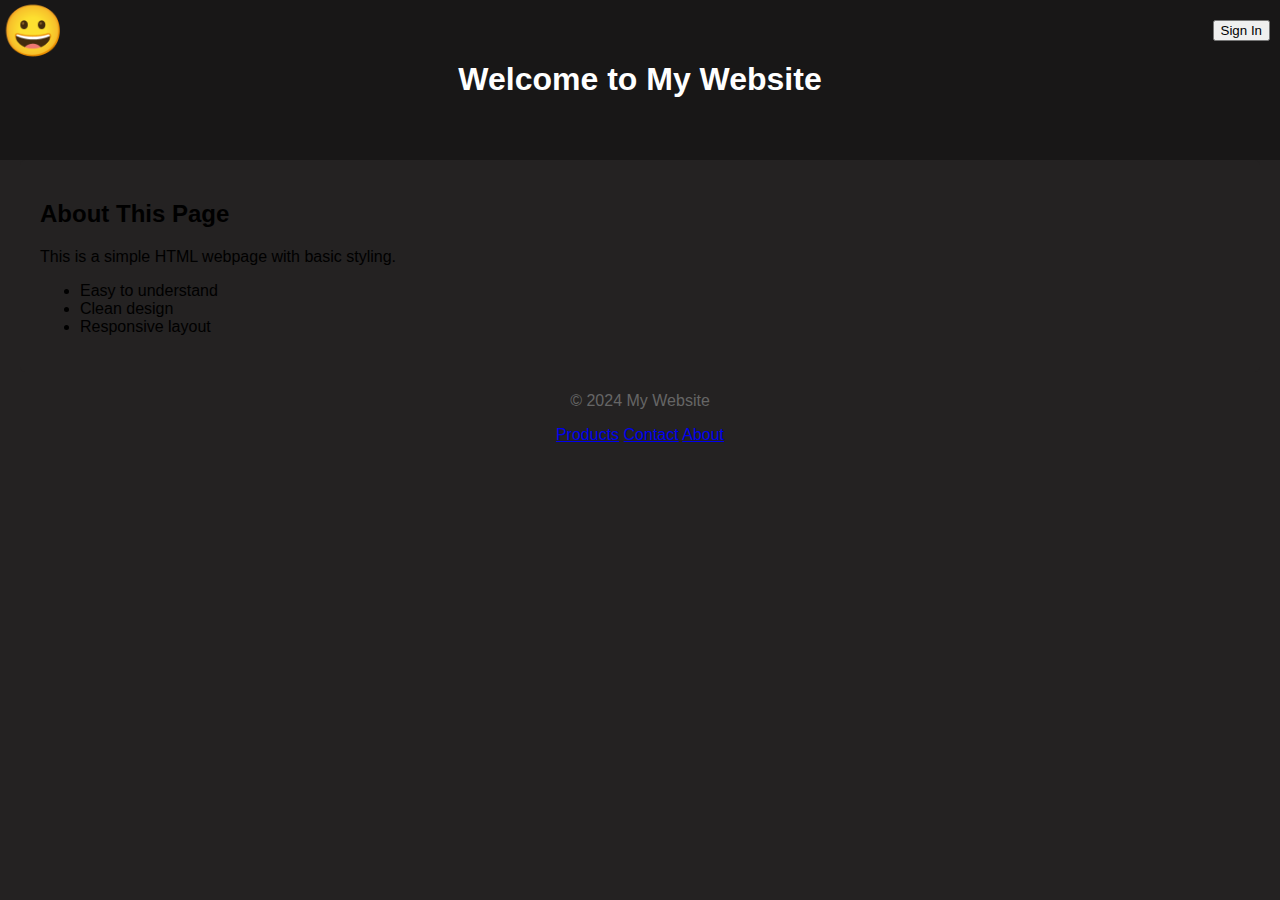
<file: 13th class/index.html>
<!DOCTYPE html>
<html lang="en">
<head>
    <meta charset="UTF-8">
    <meta name="viewport" content="width=device-width, initial-scale=1.0">
    <title>Simple Webpage</title>
    <style>
        body {
            font-family: Arial, sans-serif;
            margin: 0;
            padding: 20px;
            background-color: #242222;
        }
        header {
            background-color: #181717fb;
            color: white;
            padding: 40px;
            text-align: center;
            margin: -20px;
        }
        main {
            background-color: #242222;
            padding: 20px;
            margin-top: 20px;
            border-radius: 5px;
        }
        footer {
            text-align: center;
            margin-top: 20px;
            color: #666;
        }
        a:active {
  background-color: rgb(48, 151, 155);
  color: forestgreen;
}
    </style>
    <button onclick="location.reload();" style="position: absolute; right: 10px;">Sign In</button>
</nav>
</head>
<body>
    <header>
        <h1>Welcome to My Website</h1>
    </header>
    <main>
        <h2>About This Page</h2>
        <p>This is a simple HTML webpage with basic styling.</p>
        <ul>
            <li>Easy to understand</li>
            <li>Clean design</li>
            <li>Responsive layout</li>
        </ul>
        <!-- <i class="fa-solid fa-eye" style="color: red; font-size: 50px;"></i> -->
        <span style=" font-size: 50px; color: blue; position: absolute; top: 2px; left: 2px;">&#128512;</span>

    </main>
    <footer>
        <p>&copy; 2024 My Website</p>
        <a href="file:///C:/Users/BQ/Desktop/New%20folder/Lame-Projects/6th%20class/products.html">Products</a>
        <a href="file:///C:/Users/BQ/Desktop/New%20folder/Lame-Projects/6th%20class/contacts.html">Contact</a>
        <a href="file:///C:/Users/BQ/Desktop/New%20folder/Lame-Projects/6th%20class/about.html">About</a>
    </footer>
    <script>
        console.log("Welcome to My Website");
    </script>
    <script src="script.js"></script>
</body>
</html>
</file>
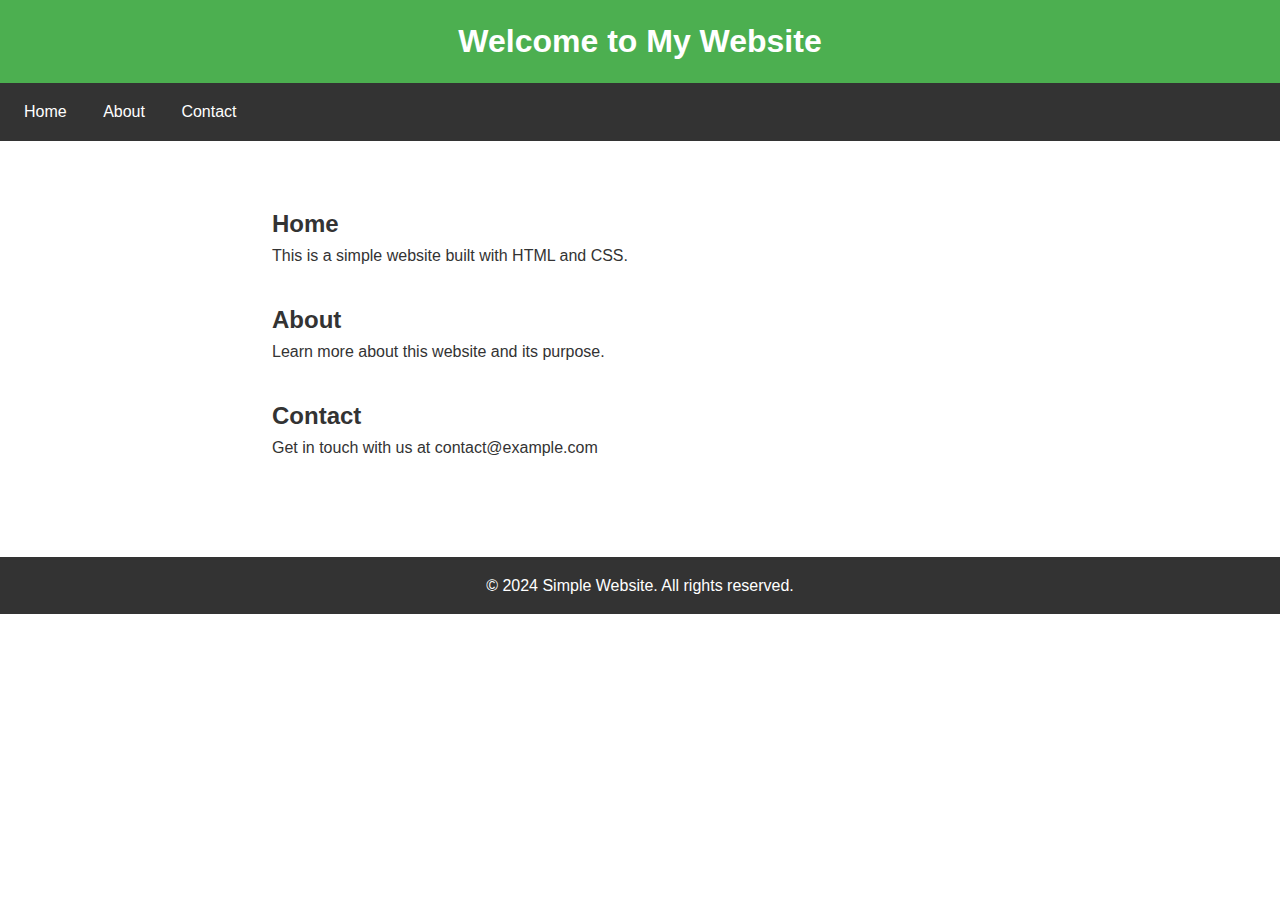
<file: 14th class/index.html>
<!DOCTYPE html>
<html lang="en">
<head>
    <meta charset="UTF-8">
    <meta name="viewport" content="width=device-width, initial-scale=1.0">
    <title>Simple Website</title>
    <style>
        * {
            margin: 0;
            padding: 0;
            box-sizing: border-box;
        }
        body {
            font-family: Arial, sans-serif;
            line-height: 1.6;
            color: #333;
        }
        header {
            background: #4CAF50;
            color: white;
            padding: 1rem;
            text-align: center;
        }
        nav {
            background: #333;
            padding: 0.5rem;
        }
        nav a {
            color: white;
            text-decoration: none;
            padding: 0.5rem 1rem;
            display: inline-block;
        }
        nav a:hover {
            background: #4CAF50;
        }
        main {
            padding: 2rem;
            max-width: 800px;
            margin: 0 auto;
        }
        section {
            margin: 2rem 0;
        }
        footer {
            background: #333;
            color: white;
            text-align: center;
            padding: 1rem;
            margin-top: 2rem;
        }
    </style>
</head>
<body>
    <header>
        <h1>Welcome to My Website</h1>
    </header>
    
    <nav>
        <a href="#home">Home</a>
        <a href="#about">About</a>
        <a href="#contact">Contact</a>
    </nav>
    
    <main>
        <section id="home">
            <h2>Home</h2>
            <p>This is a simple website built with HTML and CSS.</p>
        </section>
        
        <section id="about">
            <h2>About</h2>
            <p>Learn more about this website and its purpose.</p>
        </section>
        
        <section id="contact">
            <h2>Contact</h2>
            <p>Get in touch with us at contact@example.com</p>
        </section>
    </main>
    
    <footer>
        <p>&copy; 2024 Simple Website. All rights reserved.</p>
    </footer>
    <script src="script.js"></script>
</body>
</html>
</file>
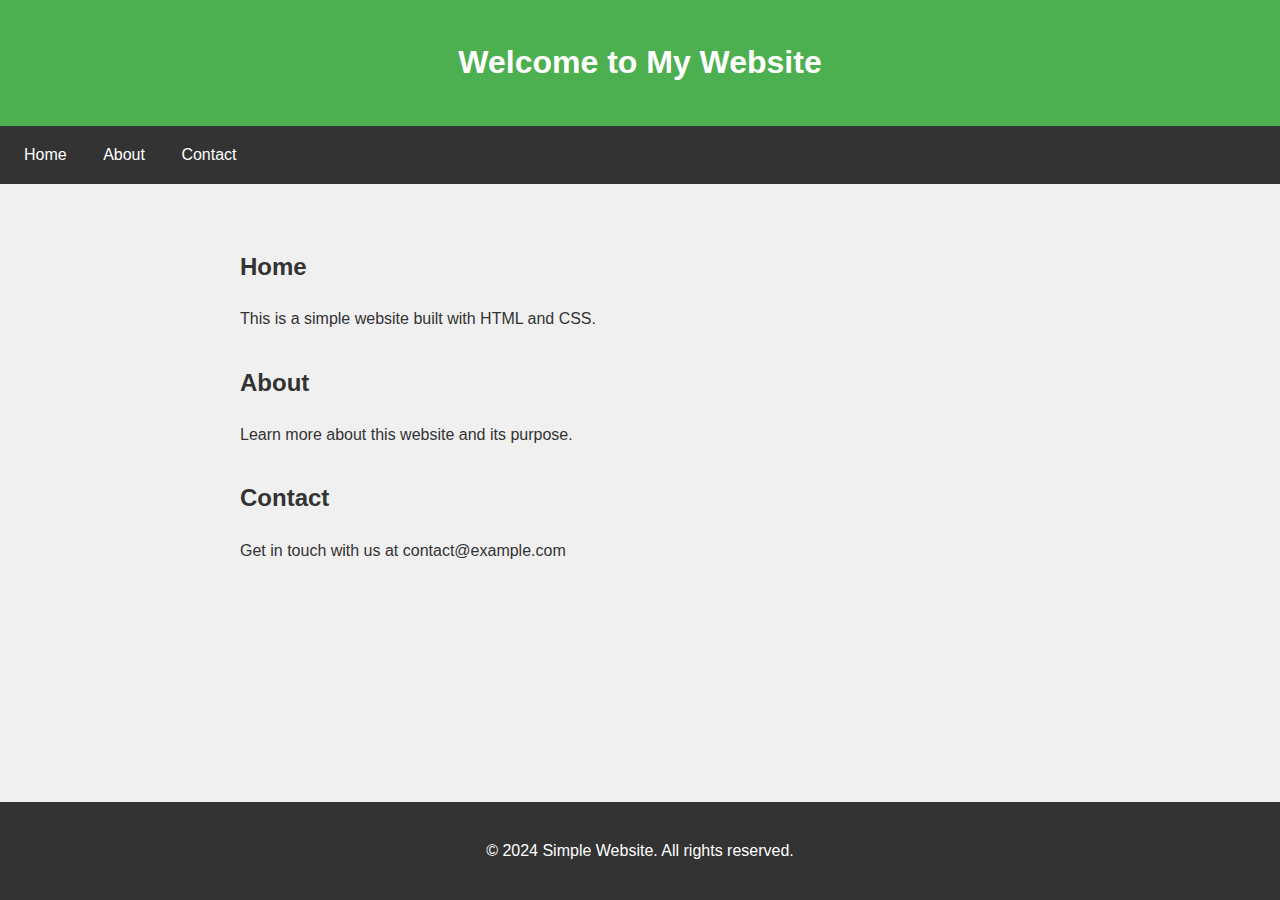
<file: 17th class/index.html>
<!DOCTYPE html>
<html lang="en">
<head>
    <meta charset="UTF-8">
    <meta name="viewport" content="width=device-width, initial-scale=1.0">
    <title>Simple Website</title>
    <style>
        html, body {
            font-family: Arial, sans-serif;
            line-height: 1.6;
            color: #333;
            margin: 0;
            padding: 0;
            height: 100%;
        }
        body {
            display: flex;
            flex-direction: column;
            /* min-height: 100vh; */
            background-color: #f0f0f0;
        }
        .wrapper {
            flex: 1;
        }
        header {
            background: #4CAF50;
            color: white;
            padding: 1rem;
            text-align: center;
        }
        nav {
            background: #333;
            padding: 0.5rem;
        }
        nav a {
            color: white;
            text-decoration: none;
            padding: 0.5rem 1rem;
            display: inline-block;
        }
        nav a:hover {
            background: #4CAF50;
        }
        main {
            padding: 2rem;
            max-width: 800px;
            margin: 0 auto;
        }
        section {
            margin: 2rem 0;
        }
        footer {
            background: #333;
            color: white;
            text-align: center;
            padding: 20px;
            /* margin-top: 2rem; */
        }
    </style>
</head>
<body>
    <div class="wrapper">
    <header>
        <h1>Welcome to My Website</h1>
    </header>
    
    <nav>
        <a href="#home">Home</a>
        <a href="#about">About</a>
        <a href="#contact">Contact</a>
    </nav>
    
    <main>
        <section id="home">
            <h2>Home</h2>
            <p>This is a simple website built with HTML and CSS.</p>
        </section>
        
        <section id="about">
            <h2>About</h2>
            <p>Learn more about this website and its purpose.</p>
        </section>
        
        <section id="contact">
            <h2>Contact</h2>
            <p>Get in touch with us at contact@example.com</p>
        </section>
    </main>
    </div>
    <footer>
        <p>&copy; 2024 Simple Website. All rights reserved.</p>
    </footer>
    <script src="script.js"></script>
</body>
</html>
</file>
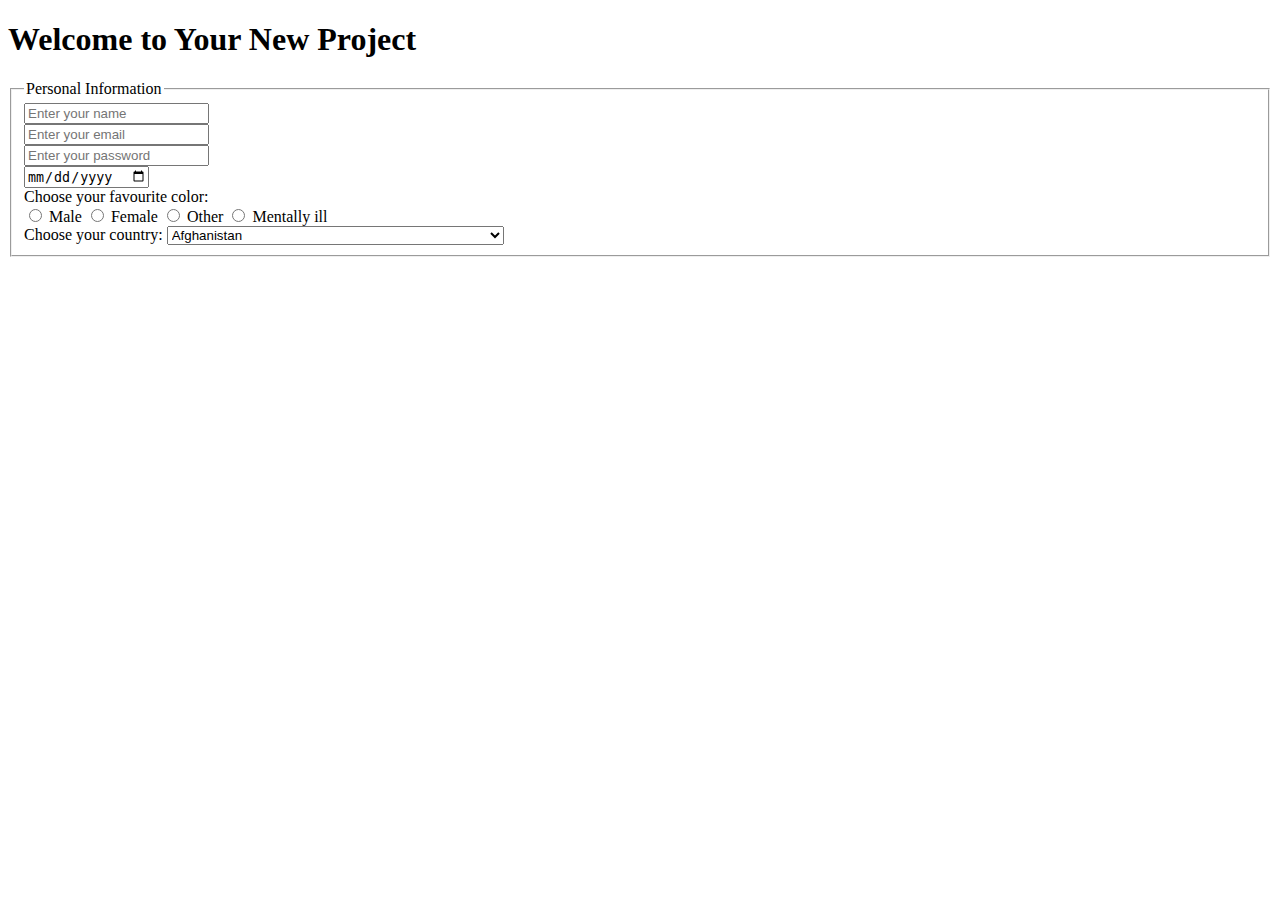
<file: 3rd class/index.html>
<!DOCTYPE html>
<html lang="en">
<head>
    <meta charset="UTF-8">
    <meta name="viewport" content="width=device-width, initial-scale=1.0">
    <title>New Code Initiation</title>
</head>
<body>
    <h1>Welcome to Your New Project</h1>
  <form>
    <fieldset>
      <legend>Personal Information</legend>
    <div>
    <input type="text" placeholder="Enter your name" />
    </div>
    <div>
    <input type="email" placeholder="Enter your email"/>
    </div>
    <div>
    <input type="password" placeholder="Enter your password" />
    </div>
    <div>
      <input type="date" />
    </div>
    <div>
      <label for="favourite color">Choose your favourite color:</label>
      <br>
    </div>
    
      <!-- <input type="color" id="favourite color">
    </div>
    <div>
      <input type="submit" value="Submit"/>
    </div>
    <div>
    <input type="range">
    </div>
    <div>
    <input type="radio">
      </div>
        <div>
    <input type="checkbox">
     </div>
    <div>
    <input type="file">
     </div>
    <div>
    <input type="reset">
     </div>
    <div>
    <input type="button" value="Click Me">
     </div>
    <div>
    <input type="search" placeholder="Search here">
     </div>
    <div>
    <input type="tel" placeholder="Enter your phone number">
     </div>
    <div>
    <input type="number" placeholder="Enter a number">
     </div>
    <div>
    <input type="time">
     </div>
    <div>
    <input type="week">
     </div>
    <div>
    <input type="month">
     </div>
    <div>
    <input type="datetime-local">\
     </div> -->
     <input type="radio" name="gender" value="male"/>
     Male
    </input>
    <input type="radio" name="gender" value="female"/>
      Female </input>
    <input type="radio" name="gender" value="other"/>
      Other </input>
      <input type="radio" name="gender" value="Mentally ill"/>
      Mentally ill </input>
      <div id="contries">
      <label for="contries">Choose your country:</label>
      <select id="countries" name="countries">
   <option value="AF">Afghanistan</option>
<option value="AL">Albania</option>
<option value="DZ">Algeria</option>
<option value="AS">American Samoa</option>
<option value="AD">Andorra</option>
<option value="AO">Angola</option>
<option value="AI">Anguilla</option>
<option value="AQ">Antarctica</option>
<option value="AG">Antigua and Barbuda</option>
<option value="AR">Argentina</option>
<option value="AM">Armenia</option>
<option value="AW">Aruba</option>
<option value="AU">Australia</option>
<option value="AT">Austria</option>
<option value="AZ">Azerbaijan</option>
<option value="BS">Bahamas</option>
<option value="BH">Bahrain</option>
<option value="BD">Bangladesh</option>
<option value="BB">Barbados</option>
<option value="BY">Belarus</option>
<option value="BE">Belgium</option>
<option value="BZ">Belize</option>
<option value="BJ">Benin</option>
<option value="BM">Bermuda</option>
<option value="BT">Bhutan</option>
<option value="BO">Bolivia (Plurinational State of)</option>
<option value="BQ">Bonaire, Sint Eustatius and Saba</option>
<option value="BA">Bosnia and Herzegovina</option>
<option value="BW">Botswana</option>
<option value="BV">Bouvet Island</option>
<option value="BR">Brazil</option>
<option value="IO">British Indian Ocean Territory</option>
<option value="UM">United States Minor Outlying Islands</option>
<option value="VG">Virgin Islands (British)</option>
<option value="VI">Virgin Islands (U.S.)</option>
<option value="BN">Brunei Darussalam</option>
<option value="BG">Bulgaria</option>
<option value="BF">Burkina Faso</option>
<option value="BI">Burundi</option>
<option value="CV">Cabo Verde</option>
<option value="KH">Cambodia</option>
<option value="CM">Cameroon</option>
<option value="CA">Canada</option>
<option value="KY">Cayman Islands</option>
<option value="CF">Central African Republic</option>
<option value="TD">Chad</option>
<option value="CL">Chile</option>
<option value="CN">China</option>
<option value="CX">Christmas Island</option>
<option value="CC">Cocos (Keeling) Islands</option>
<option value="CO">Colombia</option>
<option value="KM">Comoros</option>
<option value="CG">Congo</option>
<option value="CD">Congo (Democratic Republic of the)</option>
<option value="CK">Cook Islands</option>
<option value="CR">Costa Rica</option>
<option value="HR">Croatia</option>
<option value="CU">Cuba</option>
<option value="CW">Curaçao</option>
<option value="CY">Cyprus</option>
<option value="CZ">Czechia</option>
<option value="CI">Côte d'Ivoire</option>
<option value="DK">Denmark</option>
<option value="DJ">Djibouti</option>
<option value="DM">Dominica</option>
<option value="DO">Dominican Republic</option>
<option value="EC">Ecuador</option>
<option value="EG">Egypt</option>
<option value="SV">El Salvador</option>
<option value="GQ">Equatorial Guinea</option>
<option value="ER">Eritrea</option>
<option value="EE">Estonia</option>
<option value="SZ">Eswatini</option>
<option value="ET">Ethiopia</option>
<option value="FK">Falkland Islands (Malvinas)</option>
<option value="FO">Faroe Islands</option>
<option value="FJ">Fiji</option>
<option value="FI">Finland</option>
<option value="FR">France</option>
<option value="GF">French Guiana</option>
<option value="PF">French Polynesia</option>
<option value="TF">French Southern Territories</option>
<option value="GA">Gabon</option>
<option value="GM">Gambia</option>
<option value="GE">Georgia</option>
<option value="DE">Germany</option>
<option value="GH">Ghana</option>
<option value="GI">Gibraltar</option>
<option value="GR">Greece</option>
<option value="GL">Greenland</option>
<option value="GD">Grenada</option>
<option value="GP">Guadeloupe</option>
<option value="GU">Guam</option>
<option value="GT">Guatemala</option>
<option value="GG">Guernsey</option>
<option value="GN">Guinea</option>
<option value="GW">Guinea-Bissau</option>
<option value="GY">Guyana</option>
<option value="HT">Haiti</option>
<option value="HM">Heard Island and McDonald Islands</option>
<option value="VA">Holy See</option>
<option value="HN">Honduras</option>
<option value="HK">Hong Kong</option>
<option value="HU">Hungary</option>
<option value="IS">Iceland</option>
<option value="IN">India</option>
<option value="ID">Indonesia</option>
<option value="IR">Iran (Islamic Republic of)</option>
<option value="IQ">Iraq</option>
<option value="IE">Ireland</option>
<option value="IM">Isle of Man</option>
<option value="IL">Israel</option>
<option value="IT">Italy</option>
<option value="JM">Jamaica</option>
<option value="JP">Japan</option>
<option value="JE">Jersey</option>
<option value="JO">Jordan</option>
<option value="KZ">Kazakhstan</option>
<option value="KE">Kenya</option>
<option value="KI">Kiribati</option>
<option value="KP">Korea (Democratic People's Republic of)</option>
<option value="KR">Korea (Republic of)</option>
<option value="KW">Kuwait</option>
<option value="KG">Kyrgyzstan</option>
<option value="LA">Lao People's Democratic Republic</option>
<option value="LV">Latvia</option>
<option value="LB">Lebanon</option>
<option value="LS">Lesotho</option>
<option value="LR">Liberia</option>
<option value="LY">Libya</option>
<option value="LI">Liechtenstein</option>
<option value="LT">Lithuania</option>
<option value="LU">Luxembourg</option>
<option value="MO">Macao</option>
<option value="MG">Madagascar</option>
<option value="MW">Malawi</option>
<option value="MY">Malaysia</option>
<option value="MV">Maldives</option>
<option value="ML">Mali</option>
<option value="MT">Malta</option>
<option value="MH">Marshall Islands</option>
<option value="MQ">Martinique</option>
<option value="MR">Mauritania</option>
<option value="MU">Mauritius</option>
<option value="YT">Mayotte</option>
<option value="MX">Mexico</option>
<option value="FM">Micronesia (Federated States of)</option>
<option value="MD">Moldova (Republic of)</option>
<option value="MC">Monaco</option>
<option value="MN">Mongolia</option>
<option value="ME">Montenegro</option>
<option value="MS">Montserrat</option>
<option value="MA">Morocco</option>
<option value="MZ">Mozambique</option>
<option value="MM">Myanmar</option>
<option value="NA">Namibia</option>
<option value="NR">Nauru</option>
<option value="NP">Nepal</option>
<option value="NL">Netherlands</option>
<option value="NC">New Caledonia</option>
<option value="NZ">New Zealand</option>
<option value="NI">Nicaragua</option>
<option value="NE">Niger</option>
<option value="NG">Nigeria</option>
<option value="NU">Niue</option>
<option value="NF">Norfolk Island</option>
<option value="MP">Northern Mariana Islands</option>
<option value="NO">Norway</option>
<option value="OM">Oman</option>
<optgroup label="Pakistan">
 
<option value="karachi">Karachi</option>
<option value="lahore">Lahore</option>
<option value="faisalabad">Faisalabad</option>
<option value="rawalpindi">Rawalpindi</option>
<option value="gujranwala">Gujranwala</option>
<option value="multan">Multan</option>
<option value="hyderabad">Hyderabad</option>
<option value="peshawar">Peshawar</option>
<option value="islamabad">Islamabad</option>
<option value="quetta">Quetta</option>
<option value="sialkot">Sialkot</option>
<option value="sargodha">Sargodha</option>
<option value="bahawalpur">Bahawalpur</option>
<option value="jhang">Jhang</option>
<option value="sheikhupura">Sheikhupura</option>
<option value="gujrat">Gujrat</option>
<option value="kasur">Kasur</option>
<option value="mardan">Mardan</option>
<option value="rahimyar khan">Rahim Yar Khan</option>
<option value="d.g. khan">Dera Ghazi Khan</option>
<option value="sahiwal">Sahiwal</option>
<option value="wah cantt">Wah Cantt</option>
<option value="mirpur khas">Mirpur Khas</option>
<option value="okara">Okara</option>
<option value="mandibahauddin">Mandi Bahauddin</option>
<option value="jacobabad">Jacobabad</option>
<option value="sukkur">Sukkur</option>
<option value="larkana">Larkana</option>
<option value="chattar">Chattar</option>
<option value="kohat">Kohat</option>
<option value="muzaffargarh">Muzaffargarh</option>
<option value="bhakkar">Bhakkar</option>
<option value="abbottabad">Abbottabad</option>
<option value="dadu">Dadu</option>
<option value="mansehra">Mansehra</option>
<option value="jhelum">Jhelum</option>
<option value="khanewal">Khanewal</option>
<option value="gojra">Gojra</option>
<option value="haripur">Haripur</option>
<option value="chaman">Chaman</option>
<option value="pishin">Pishin</option>
<option value="dera ismail khan">Dera Ismail Khan</option>
<option value="chakwal">Chakwal</option>
<option value="nowshehra">Nowshehra</option>
<option value="khushab">Khushab</option>
<option value="lodhran">Lodhran</option>
<option value="wazirabad">Wazirabad</option>
<option value="kamoke">Kamoke</option>
<option value="hafizabad">Hafizabad</option>
<option value="attock">Attock</option>
<option value="muzaffarabad">Muzaffarabad</option>
<option value="mirpur a.k.">Mirpur (A.K.)</option>
<option value="kotli">Kotli</option>
<option value="dera murad jamali">Dera Murad Jamali</option>
<option value="vehari">Vehari</option>
<option value="kamalia">Kamalia</option>
<option value="tando allahyar">Tando Allahyar</option>
<option value="risalpur">Risalpur</option>
<option value="badin">Badin</option>
<option value="burewala">Burewala</option>
<option value="kashmore">Kashmore</option>
<option value="chiniot">Chiniot</option>
<option value="shahdadkot">Shahdadkot</option>
<option value="khairpur">Khairpur</option>
<option value="mianwali">Mianwali</option>
<option value="shikarpur">Shikarpur</option>
<option value="jaranwala">Jaranwala</option>
<option value="pakpattan">Pakpattan</option>
<option value="sibi">Sibi</option>
<option value="nawabshah">Nawabshah</option>
<option value="bhag">Bhag</option>
<option value="khuzdar">Khuzdar</option>
<option value="turbat">Turbat</option>
<option value="jafarabad">Jafarabad</option>
<option value="gawadar">Gwadar</option>
<option value="sadhoke">Sadhoke</option>
<option value="chichawatni">Chichawatni</option>
<option value="kamar mashani">Kamar Mashani</option>
<option value="chistian">Chistian</option>
<option value="nankana sahib">Nankana Sahib</option>
<option value="daska">Daska</option>
<option value="shahkot">Shahkot</option>
<option value="toba tek singh">Toba Tek Singh</option>
<option value="mandi yazman">Mandi Yazman</option>
<option value="samundri">Samundri</option>
<option value="talagang">Talagang</option>
<option value="gujarkhan">Gujar Khan</option>
<option value="taxila">Taxila</option>
<option value="dinga">Dinga</option>
<option value="sial shahr">Sial Shahr</option>
<option value="lalamusa">Lalamusa</option>
<option value="kot addu">Kot Addu</option>
<option value="alipur">Alipur</option>
<option value="layyah">Layyah</option>
<option value="malakwal">Malakwal</option>
<option value="zahir pir">Zahir Pir</option>
<option value="arifwala">Arifwala</option>
<option value="chiniot">Chiniot</option>
<option value="kunjah">Kunjah</option>
<option value="ghotki">Ghotki</option>
<option value="shikarpur">Shikarpur</option>
</optgroup>
<option value="PW">Palau</option>
<option value="PS">Palestine, State of</option>
<option value="PA">Panama</option>
<option value="PG">Papua New Guinea</option>
<option value="PY">Paraguay</option>
<option value="PE">Peru</option>
<option value="PH">Philippines</option>
<option value="PN">Pitcairn</option>
<option value="PL">Poland</option>
<option value="PT">Portugal</option>
<option value="PR">Puerto Rico</option>
<option value="QA">Qatar</option>
<option value="MK">Republic of North Macedonia</option>
<option value="RO">Romania</option>
<option value="RU">Russian Federation</option>
<option value="RW">Rwanda</option>
<option value="RE">Réunion</option>
<option value="BL">Saint Barthélemy</option>
<option value="SH">Saint Helena, Ascension and Tristan da Cunha</option>
<option value="KN">Saint Kitts and Nevis</option>
<option value="LC">Saint Lucia</option>
<option value="MF">Saint Martin (French part)</option>
<option value="PM">Saint Pierre and Miquelon</option>
<option value="VC">Saint Vincent and the Grenadines</option>
<option value="WS">Samoa</option>
<option value="SM">San Marino</option>
<option value="ST">Sao Tome and Principe</option>
<option value="SA">Saudi Arabia</option>
<option value="SN">Senegal</option>
<option value="RS">Serbia</option>
<option value="SC">Seychelles</option>
<option value="SL">Sierra Leone</option>
<option value="SG">Singapore</option>
<option value="SX">Sint Maarten (Dutch part)</option>
<option value="SK">Slovakia</option>
<option value="SI">Slovenia</option>
<option value="SB">Solomon Islands</option>
<option value="SO">Somalia</option>
<option value="ZA">South Africa</option>
<option value="GS">South Georgia and the South Sandwich Islands</option>
<option value="SS">South Sudan</option>
<option value="ES">Spain</option>
<option value="LK">Sri Lanka</option>
<option value="SD">Sudan</option>
<option value="SR">Suriname</option>
<option value="SJ">Svalbard and Jan Mayen</option>
<option value="SE">Sweden</option>
<option value="CH">Switzerland</option>
<option value="SY">Syrian Arab Republic</option>
<option value="TW">Taiwan, Province of China</option>
<option value="TJ">Tajikistan</option>
<option value="TZ">Tanzania, United Republic of</option>
<option value="TH">Thailand</option>
<option value="TL">Timor-Leste</option>
<option value="TG">Togo</option>
<option value="TK">Tokelau</option>
<option value="TO">Tonga</option>
<option value="TT">Trinidad and Tobago</option>
<option value="TN">Tunisia</option>
<option value="TR">Turkey</option>
<option value="TM">Turkmenistan</option>
<option value="TC">Turks and Caicos Islands</option>
<option value="TV">Tuvalu</option>
<option value="UG">Uganda</option>
<option value="UA">Ukraine</option>
<option value="AE">United Arab Emirates</option>
<option value="GB">United Kingdom of Great Britain and Northern Ireland</option>
<option value="US">United States of America</option>
<option value="UY">Uruguay</option>
<option value="UZ">Uzbekistan</option>
<option value="VU">Vanuatu</option>
<option value="VE">Venezuela (Bolivarian Republic of)</option>
<option value="VN">Viet Nam</option>
<option value="WF">Wallis and Futuna</option>
<option value="EH">Western Sahara</option>
<option value="YE">Yemen</option>
<option value="ZM">Zambia</option>
<option value="ZW">Zimbabwe</option>
<option value="AX">Åland Islands</option>
</select>
      </div>
    </fieldset> 
  </form>
</body>
</html>
</file>
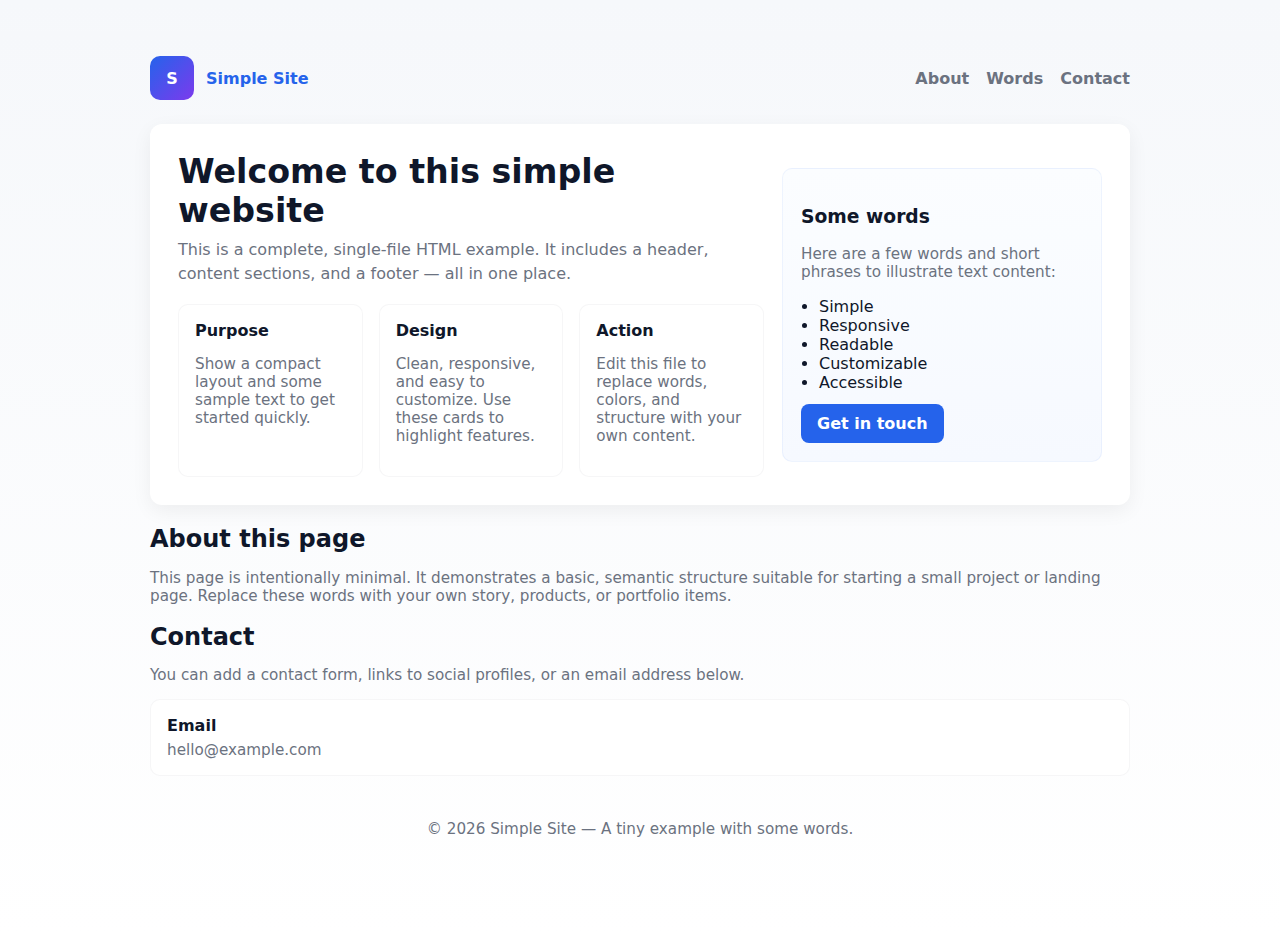
<file: 4th class/index.html>
<!doctype html>
<html lang="en">
<head>
    <meta charset="utf-8" />
    <meta name="viewport" content="width=device-width,initial-scale=1" />
    <title>Simple Site — Welcome</title>
    <meta name="description" content="A small example website with some words and simple layout." />
    <style>
        :root{
            --bg:#f6f8fb;
            --card:#ffffff;
            --accent:#2563eb;
            --muted:#6b7280;
            --radius:12px;
            --max-width:980px;
            font-family: Inter, ui-sans-serif, system-ui, -apple-system, "Segoe UI", Roboto, "Helvetica Neue", Arial;
        }
        html,body{height:100%;margin:0;background:linear-gradient(180deg,var(--bg),#ffffff);color:#0f172a;}
        .container{max-width:var(--max-width);margin:32px auto;padding:24px;}
        header{display:flex;align-items:center;justify-content:space-between;gap:16px;margin-bottom:24px;}
        .brand{display:flex;align-items:center;gap:12px;font-weight:700;color:var(--accent);text-decoration:none;}
        .logo{width:44px;height:44px;background:linear-gradient(135deg,var(--accent),#7c3aed);border-radius:10px;display:inline-flex;align-items:center;justify-content:center;color:#fff;font-weight:700}
        nav a{margin-left:12px;color:var(--muted);text-decoration:none;font-weight:600}
        nav a:hover{color:var(--accent)}
        .hero{display:grid;grid-template-columns:1fr;gap:18px;align-items:center;padding:28px;border-radius:var(--radius);background:var(--card);box-shadow:0 6px 20px rgba(2,6,23,0.06)}
        @media(min-width:760px){ .hero{grid-template-columns:1fr 320px} }
        h1{margin:0;font-size:clamp(1.6rem,2.6vw,2.4rem)}
        p.lead{margin:8px 0 0;color:var(--muted);line-height:1.5}
        .words{background:linear-gradient(180deg,#fbfdff,#f6f9ff);padding:18px;border-radius:10px;border:1px solid rgba(37,99,235,0.06)}
        .grid{display:grid;grid-template-columns:repeat(1,1fr);gap:16px;margin-top:18px}
        @media(min-width:760px){ .grid{grid-template-columns:repeat(3,1fr)} }
        .card{background:var(--card);padding:16px;border-radius:10px;border:1px solid rgba(15,23,42,0.04)}
        .muted{color:var(--muted);font-size:.95rem}
        footer{margin-top:28px;padding:16px 0;color:var(--muted);text-align:center;font-size:.95rem}
        .cta{display:inline-block;margin-top:12px;padding:10px 16px;background:var(--accent);color:#fff;border-radius:8px;text-decoration:none;font-weight:600}
        ul{margin:8px 0 0;padding-left:18px}
    </style>
</head>
<body>
    <div class="container">
        <header>
            <a class="brand" href="#">
                <span class="logo" aria-hidden="true">S</span>
                Simple Site
            </a>
            <nav aria-label="Main navigation">
                <a href="#about">About</a>
                <a href="#words">Words</a>
                <a href="#contact">Contact</a>
            </nav>
        </header>

        <main>
            <section class="hero" aria-labelledby="hero-title">
                <div>
                    <h1 id="hero-title">Welcome to this simple website</h1>
                    <p class="lead">This is a complete, single-file HTML example. It includes a header, content sections, and a footer — all in one place.</p>

                    <div class="grid" aria-hidden="false">
                        <article class="card">
                            <strong>Purpose</strong>
                            <p class="muted">Show a compact layout and some sample text to get started quickly.</p>
                        </article>

                        <article class="card">
                            <strong>Design</strong>
                            <p class="muted">Clean, responsive, and easy to customize. Use these cards to highlight features.</p>
                        </article>

                        <article class="card">
                            <strong>Action</strong>
                            <p class="muted">Edit this file to replace words, colors, and structure with your own content.</p>
                        </article>
                    </div>
                </div>

                <aside class="words" id="words" aria-labelledby="words-title">
                    <h3 id="words-title">Some words</h3>
                    <p class="muted">Here are a few words and short phrases to illustrate text content:</p>
                    <ul>
                        <li>Simple</li>
                        <li>Responsive</li>
                        <li>Readable</li>
                        <li>Customizable</li>
                        <li>Accessible</li>
                    </ul>
                    <a class="cta" href="#contact">Get in touch</a>
                </aside>
            </section>

            <section id="about" style="margin-top:20px">
                <h2 style="margin:0 0 8px">About this page</h2>
                <p class="muted">This page is intentionally minimal. It demonstrates a basic, semantic structure suitable for starting a small project or landing page. Replace these words with your own story, products, or portfolio items.</p>
            </section>

            <section id="contact" style="margin-top:18px">
                <h2 style="margin:0 0 8px">Contact</h2>
                <p class="muted">You can add a contact form, links to social profiles, or an email address below.</p>
                <div class="card" style="margin-top:12px">
                    <strong>Email</strong>
                    <p class="muted" style="margin:6px 0 0">hello@example.com</p>
                </div>
            </section>
        </main>

        <footer>
            © <span id="year"></span> Simple Site — A tiny example with some words.
        </footer>
    </div>

    <script>
        // small script to set current year
        document.getElementById('year').textContent = new Date().getFullYear();
    </script>
</body>
</html>
</file>
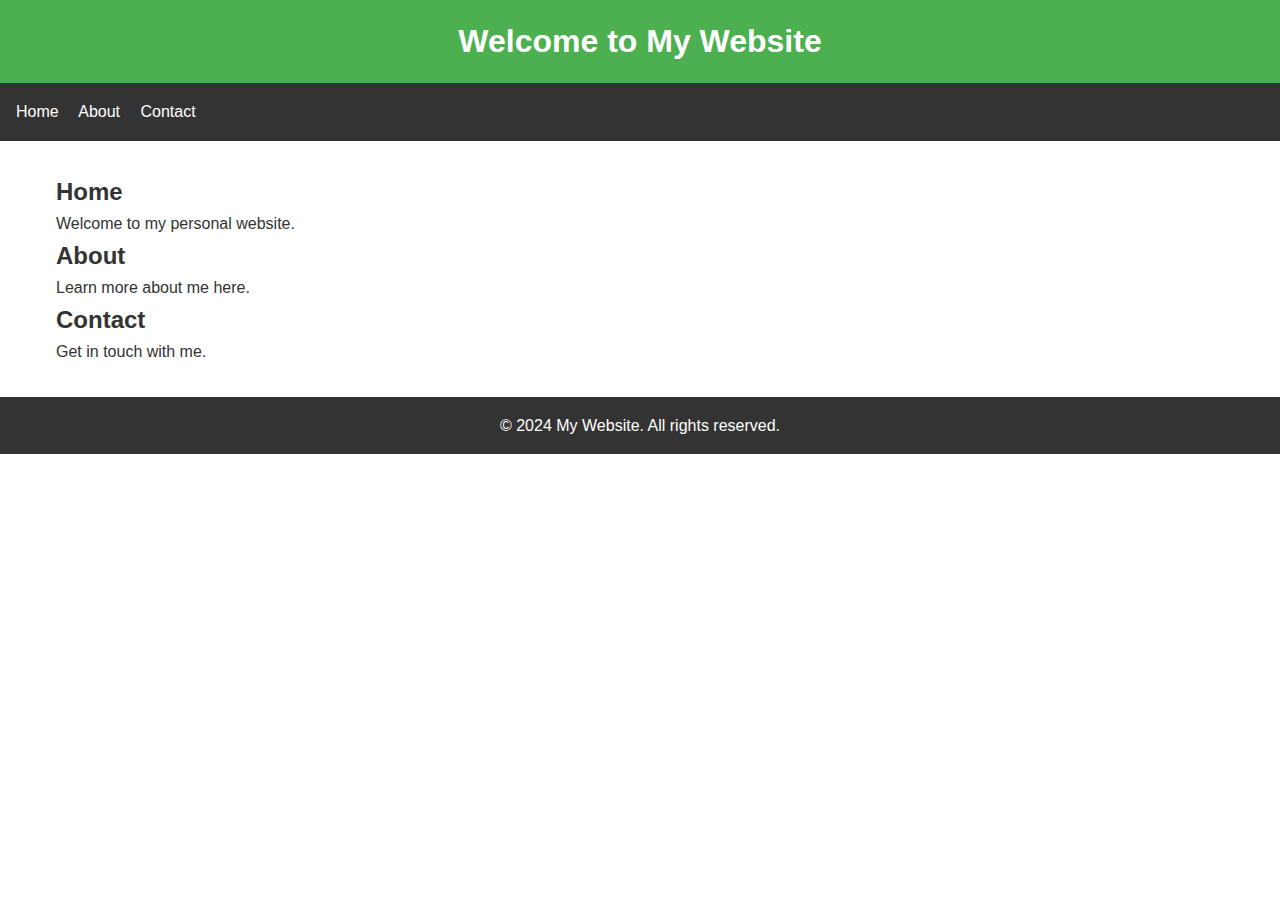
<file: 5th class/index.html>
<!DOCTYPE html>
<html lang="en">
<head>
    <meta charset="UTF-8">
    <meta name="viewport" content="width=device-width, initial-scale=1.0">
    <title>My Website</title>
    <style>
        * {
            margin: 0;
            padding: 0;
            box-sizing: border-box;
        }
        
        body {
            font-family: Arial, sans-serif;
            line-height: 1.6;
            color: #333;
        }
        
        header {
            background: #4CAF50;
            color: white;
            padding: 1rem;
            text-align: center;
        }
        
        nav {
            background: #333;
            padding: 1rem;
        }
        
        nav a {
            color: white;
            text-decoration: none;
            margin-right: 1rem;
        }
        
        main {
            max-width: 1200px;
            margin: 2rem auto;
            padding: 0 1rem;
        }
        
        footer {
            background: #333;
            color: white;
            text-align: center;
            padding: 1rem;
            margin-top: 2rem;
        }
    </style>
</head>
<body>
    <header>
        <h1>Welcome to My Website</h1>
    </header>
    
    <nav>
        <a href="#home">Home</a>
        <a href="#about">About</a>
        <a href="#contact">Contact</a>
    </nav>
    
    <main>
        <section id="home">
            <h2>Home</h2>
            <p>Welcome to my personal website.</p>
        </section>
        
        <section id="about">
            <h2>About</h2>
            <p>Learn more about me here.</p>
        </section>
        
        <section id="contact">
            <h2>Contact</h2>
            <p>Get in touch with me.</p>
        </section>
    </main>
    
    <footer>
        <p>&copy; 2024 My Website. All rights reserved.</p>
    </footer>
</body>
</html>
</file>
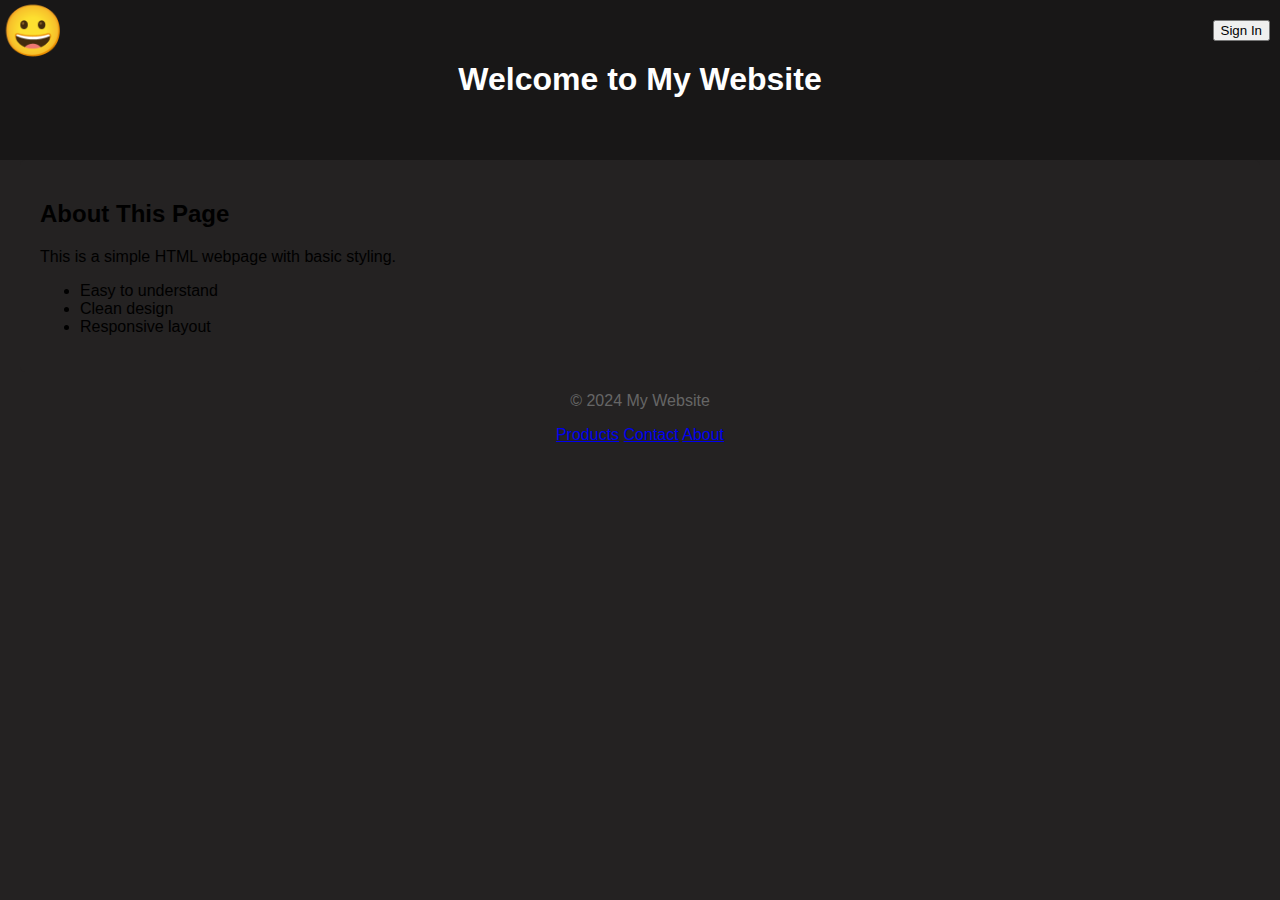
<file: 6th class/index.html>
<!DOCTYPE html>
<html lang="en">
<head>
    <meta charset="UTF-8">
    <meta name="viewport" content="width=device-width, initial-scale=1.0">
    <title>Simple Webpage</title>
    <style>
        body {
            font-family: Arial, sans-serif;
            margin: 0;
            padding: 20px;
            background-color: #242222;
        }
        header {
            background-color: #181717fb;
            color: white;
            padding: 40px;
            text-align: center;
            margin: -20px;
        }
        main {
            background-color: #242222;
            padding: 20px;
            margin-top: 20px;
            border-radius: 5px;
        }
        footer {
            text-align: center;
            margin-top: 20px;
            color: #666;
        }
        a:active {
  background-color: rgb(48, 151, 155);
  color: forestgreen;
}
    </style>
    <button onclick="location.reload();" style="position: absolute; right: 10px;">Sign In</button>
</nav>
</head>
<body>
    <header>
        <h1>Welcome to My Website</h1>
    </header>
    <main>
        <h2>About This Page</h2>
        <p>This is a simple HTML webpage with basic styling.</p>
        <ul>
            <li>Easy to understand</li>
            <li>Clean design</li>
            <li>Responsive layout</li>
        </ul>
        <!-- <i class="fa-solid fa-eye" style="color: red; font-size: 50px;"></i> -->
        <span style=" font-size: 50px; color: blue; position: absolute; top: 2px; left: 2px;">&#128512;</span>

    </main>
    <footer>
        <p>&copy; 2024 My Website</p>
        <a href="file:///C:/Users/BQ/Desktop/New%20folder/Lame-Projects/6th%20class/products.html">Products</a>
        <a href="file:///C:/Users/BQ/Desktop/New%20folder/Lame-Projects/6th%20class/contacts.html">Contact</a>
        <a href="file:///C:/Users/BQ/Desktop/New%20folder/Lame-Projects/6th%20class/about.html">About</a>
    </footer>
</body>
</html>
</file>
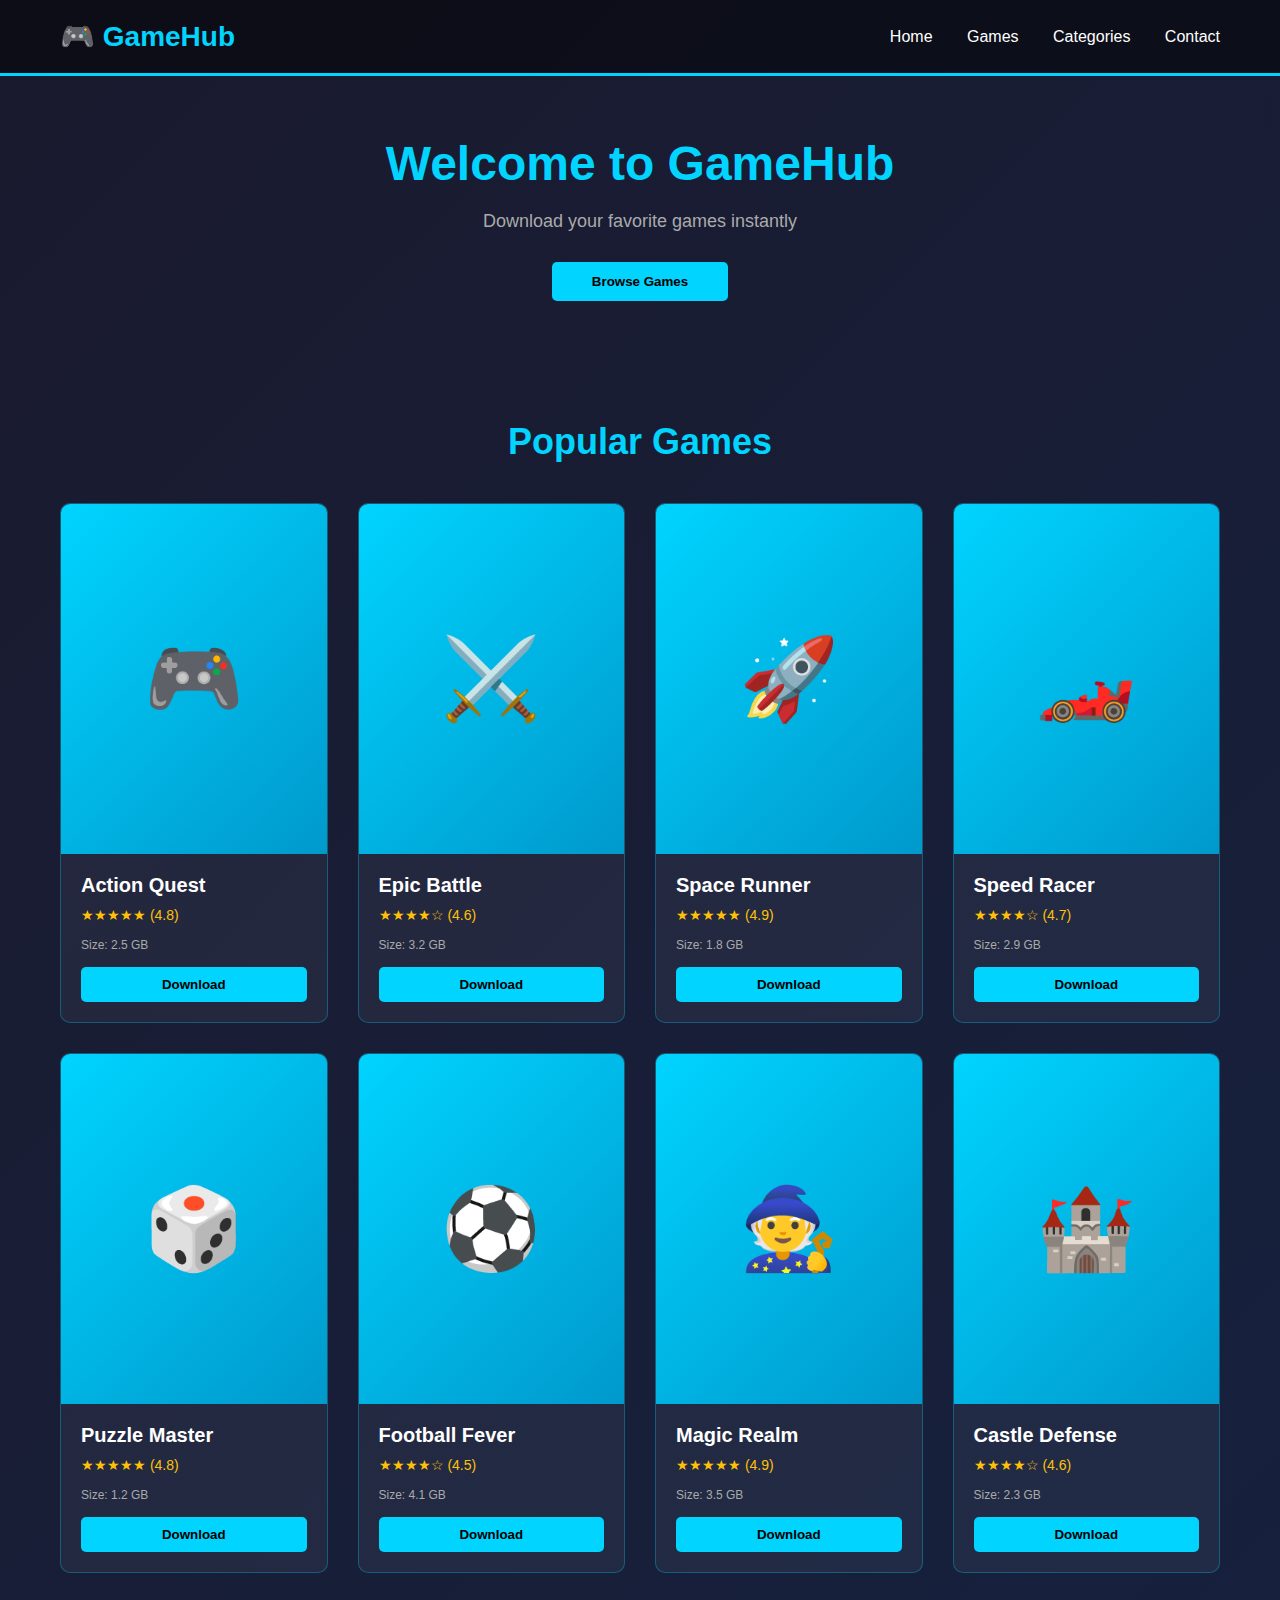
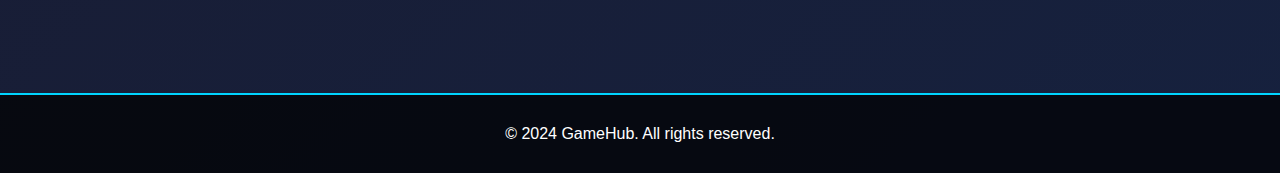
<file: 15th class/games.html>
<!DOCTYPE html>
<html lang="en">
<head>
    <meta charset="UTF-8">
    <meta name="viewport" content="width=device-width, initial-scale=1.0">
    <title>All Games</title>
    <link rel="stylesheet" href="style.css">
        </style>
</head>
<body>
    <header>
        <div class="container">
            <div class="header-content">
                <div class="logo">🎮 GameHub</div>
                <nav>
                    <a href="#home">Home</a>
                    <a href="#games">Games</a>
                    <a href="#categories">Categories</a>
                    <a href="#contact">Contact</a>
                </nav>
            </div>
        </div>
    </header>
    
    <section class="hero">
        <div class="container">
            <h1>Welcome to GameHub</h1>
            <p>Download your favorite games instantly</p>
            <button class="btn">Browse Games</button>
        </div>
    </section>
    
    <section class="games-section" id="games">
        <div class="container">
            <h2 class="section-title">Popular Games</h2>
            <div class="games-grid">
                <div class="game-card">
                    <div class="game-image">🎮</div>
                    <div class="game-info">
                        <div class="game-title">Action Quest</div>
                        <div class="game-rating">★★★★★ (4.8)</div>
                        <div class="game-size">Size: 2.5 GB</div>
                        <button class="download-btn">Download</button>
                    </div>
                </div>
                
                <div class="game-card">
                    <div class="game-image">⚔️</div>
                    <div class="game-info">
                        <div class="game-title">Epic Battle</div>
                        <div class="game-rating">★★★★☆ (4.6)</div>
                        <div class="game-size">Size: 3.2 GB</div>
                        <button class="download-btn">Download</button>
                    </div>
                </div>
                
                <div class="game-card">
                    <div class="game-image">🚀</div>
                    <div class="game-info">
                        <div class="game-title">Space Runner</div>
                        <div class="game-rating">★★★★★ (4.9)</div>
                        <div class="game-size">Size: 1.8 GB</div>
                        <button class="download-btn">Download</button>
                    </div>
                </div>
                
                <div class="game-card">
                    <div class="game-image">🏎️</div>
                    <div class="game-info">
                        <div class="game-title">Speed Racer</div>
                        <div class="game-rating">★★★★☆ (4.7)</div>
                        <div class="game-size">Size: 2.9 GB</div>
                        <button class="download-btn">Download</button>
                    </div>
                </div>
                <div class="game-card">
                                    <div class="game-image">🎲</div>
                                    <div class="game-info">
                                        <div class="game-title">Puzzle Master</div>
                                        <div class="game-rating">★★★★★ (4.8)</div>
                                        <div class="game-size">Size: 1.2 GB</div>
                                        <button class="download-btn">Download</button>
                                    </div>
                                </div>
                                
                                <div class="game-card">
                                    <div class="game-image">⚽</div>
                                    <div class="game-info">
                                        <div class="game-title">Football Fever</div>
                                        <div class="game-rating">★★★★☆ (4.5)</div>
                                        <div class="game-size">Size: 4.1 GB</div>
                                        <button class="download-btn">Download</button>
                                    </div>
                                </div>
                                
                                <div class="game-card">
                                    <div class="game-image">🧙</div>
                                    <div class="game-info">
                                        <div class="game-title">Magic Realm</div>
                                        <div class="game-rating">★★★★★ (4.9)</div>
                                        <div class="game-size">Size: 3.5 GB</div>
                                        <button class="download-btn">Download</button>
                                    </div>
                                </div>
                                
                                <div class="game-card">
                                    <div class="game-image">🏰</div>
                                    <div class="game-info">
                                        <div class="game-title">Castle Defense</div>
                                        <div class="game-rating">★★★★☆ (4.6)</div>
                                        <div class="game-size">Size: 2.3 GB</div>
                                        <button class="download-btn">Download</button>
                                    </div>
                                </div>
            </div>
        </div>
    </section>
    
    <footer>
        <div class="container">
            <p>&copy; 2024 GameHub. All rights reserved.</p>
        </div>
    </footer>
    <script src="script.js"></script>
</body>
</html>
</file>
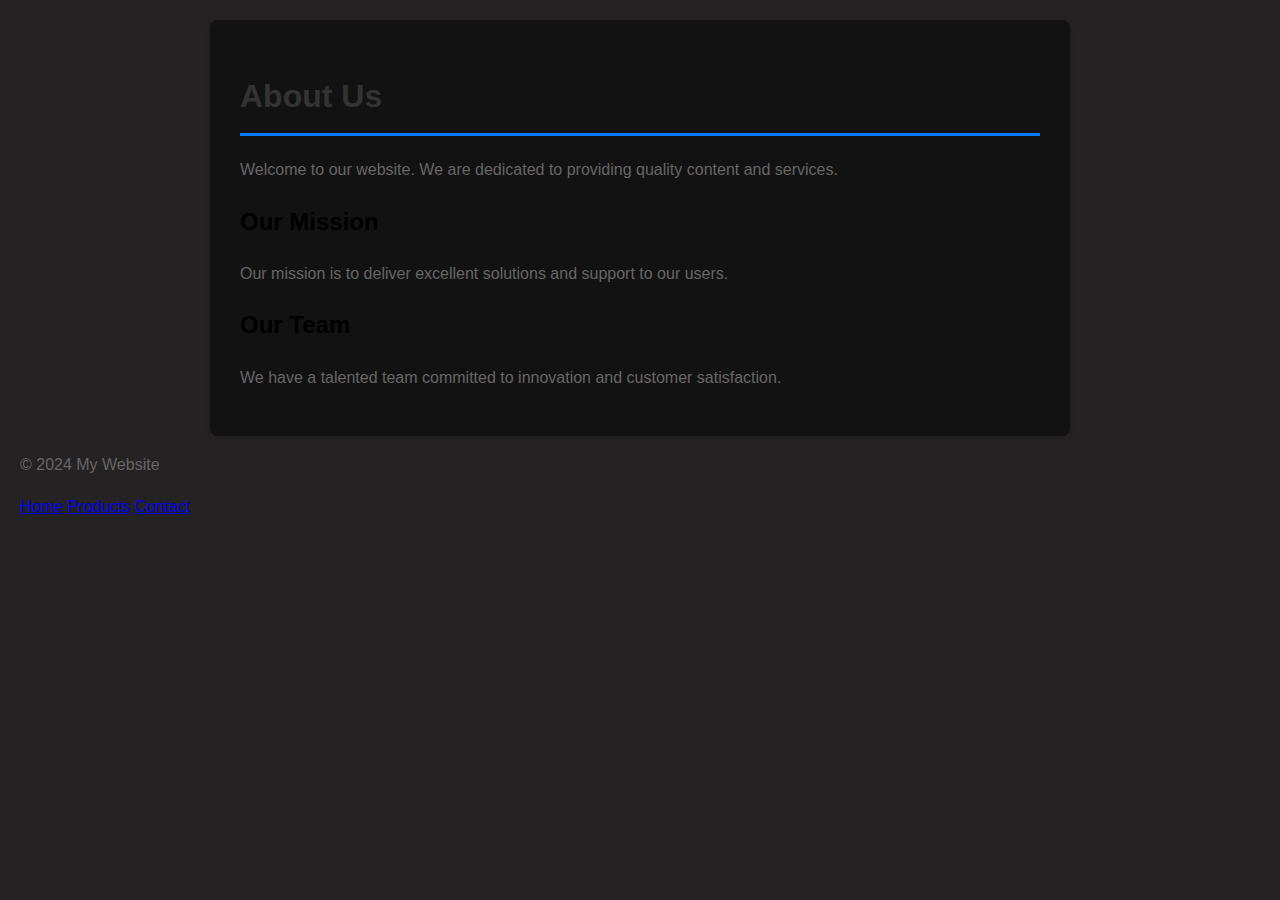
<file: 6th class/about.html>
<!DOCTYPE html>
<html lang="en">
<head>
    <meta charset="UTF-8">
    <meta name="viewport" content="width=device-width, initial-scale=1.0">
    <title>About Us</title>
    <style>
        body {
            font-family: Arial, sans-serif;
            line-height: 1.6;
            margin: 0;
            padding: 20px;
            background-color: #242222;
        }
        .container {
            max-width: 800px;
            margin: 0 auto;
            background-color: #131212;
            padding: 30px;
            border-radius: 8px;
            box-shadow: 0 2px 5px rgba(0,0,0,0.1);
        }
        h1 {
            color: #333;
            border-bottom: 3px solid #007bff;
            padding-bottom: 10px;
        }
        p {
            color: #666;
        }
    </style>
</head>
<body>
    <div class="container">
        <h1>About Us</h1>
        <p>Welcome to our website. We are dedicated to providing quality content and services.</p>
        
        <h2>Our Mission</h2>
        <p>Our mission is to deliver excellent solutions and support to our users.</p>
        
        <h2>Our Team</h2>
        <p>We have a talented team committed to innovation and customer satisfaction.</p>
    </div>
    <footer>
        <p>&copy; 2024 My Website</p>
        <a href="file:///C:/Users/BQ/Desktop/New%20folder/Lame-Projects/6th%20class/index.html">Home</a>
        <a href="file:///C:/Users/BQ/Desktop/New%20folder/Lame-Projects/6th%20class/products.html">Products</a>
        <a href="file:///C:/Users/BQ/Desktop/New%20folder/Lame-Projects/6th%20class/contacts.html">Contact</a>
    </footer>
</body>
</html>
</file>
<file: 15th class/style.css>
* {
            margin: 0;
            padding: 0;
            box-sizing: border-box;
        }
        
        body {
            font-family: 'Segoe UI', Tahoma, Geneva, Verdana, sans-serif;
            background: linear-gradient(135deg, #1a1a2e 0%, #16213e 100%);
            color: #fff;
        }
        
        header {
            background: rgba(0, 0, 0, 0.5);
            padding: 20px 0;
            border-bottom: 3px solid #00d4ff;
        }
        
        .container {
            max-width: 1200px;
            margin: 0 auto;
            padding: 0 20px;
        }
        
        .header-content {
            display: flex;
            justify-content: space-between;
            align-items: center;
        }
        
        .logo {
            font-size: 28px;
            font-weight: bold;
            color: #00d4ff;
        }
        
        nav a {
            color: #fff;
            text-decoration: none;
            margin-left: 30px;
            transition: color 0.3s;
        }
        
        nav a:hover {
            color: #00d4ff;
        }
        
        .hero {
            padding: 60px 0;
            text-align: center;
        }
        
        .hero h1 {
            font-size: 48px;
            margin-bottom: 20px;
            color: #00d4ff;
        }
        
        .hero p {
            font-size: 18px;
            margin-bottom: 30px;
            color: #aaa;
        }
        
        .btn {
            display: inline-block;
            padding: 12px 40px;
            background: #00d4ff;
            color: #000;
            text-decoration: none;
            border-radius: 5px;
            font-weight: bold;
            transition: all 0.3s;
            border: none;
            cursor: pointer;
        }
        
        .btn:hover {
            background: #00a8cc;
            transform: translateY(-2px);
        }
        
        .games-section {
            padding: 60px 0;
        }
        
        .section-title {
            font-size: 36px;
            margin-bottom: 40px;
            text-align: center;
            color: #00d4ff;
        }
        
        .games-grid {
            display: grid;
            grid-template-columns: repeat(auto-fit, minmax(250px, 1fr));
            gap: 30px;
        }
        
        .game-card {
            background: rgba(255, 255, 255, 0.05);
            border-radius: 10px;
            overflow: hidden;
            transition: transform 0.3s, box-shadow 0.3s;
            border: 1px solid rgba(0, 212, 255, 0.3);
        }
        
        .game-card:hover {
            transform: translateY(-10px);
            box-shadow: 0 10px 30px rgba(0, 212, 255, 0.2);
        }
        
        .game-image {
            width: 100%;
            height: 350px;
            background: linear-gradient(135deg, #00d4ff, #0099cc);
            display: flex;
            align-items: center;
            justify-content: center;
            font-size: 80px;
        }
        
        .game-info {
            padding: 20px;
        }
        
        .game-title {
            font-size: 20px;
            font-weight: bold;
            margin-bottom: 10px;
        }
        
        .game-rating {
            color: #ffc107;
            margin-bottom: 15px;
            font-size: 14px;
        }
        
        .game-size {
            color: #aaa;
            font-size: 12px;
            margin-bottom: 15px;
        }
        
        .download-btn {
            width: 100%;
            padding: 10px;
            background: #00d4ff;
            color: #000;
            border: none;
            border-radius: 5px;
            font-weight: bold;
            cursor: pointer;
            transition: background 0.3s;
        }
        
        .download-btn:hover {
            background: #00a8cc;
        }
        
        footer {
            background: rgba(0, 0, 0, 0.7);
            padding: 30px 0;
            text-align: center;
            border-top: 2px solid #00d4ff;
            margin-top: 60px;
        }
</file>
